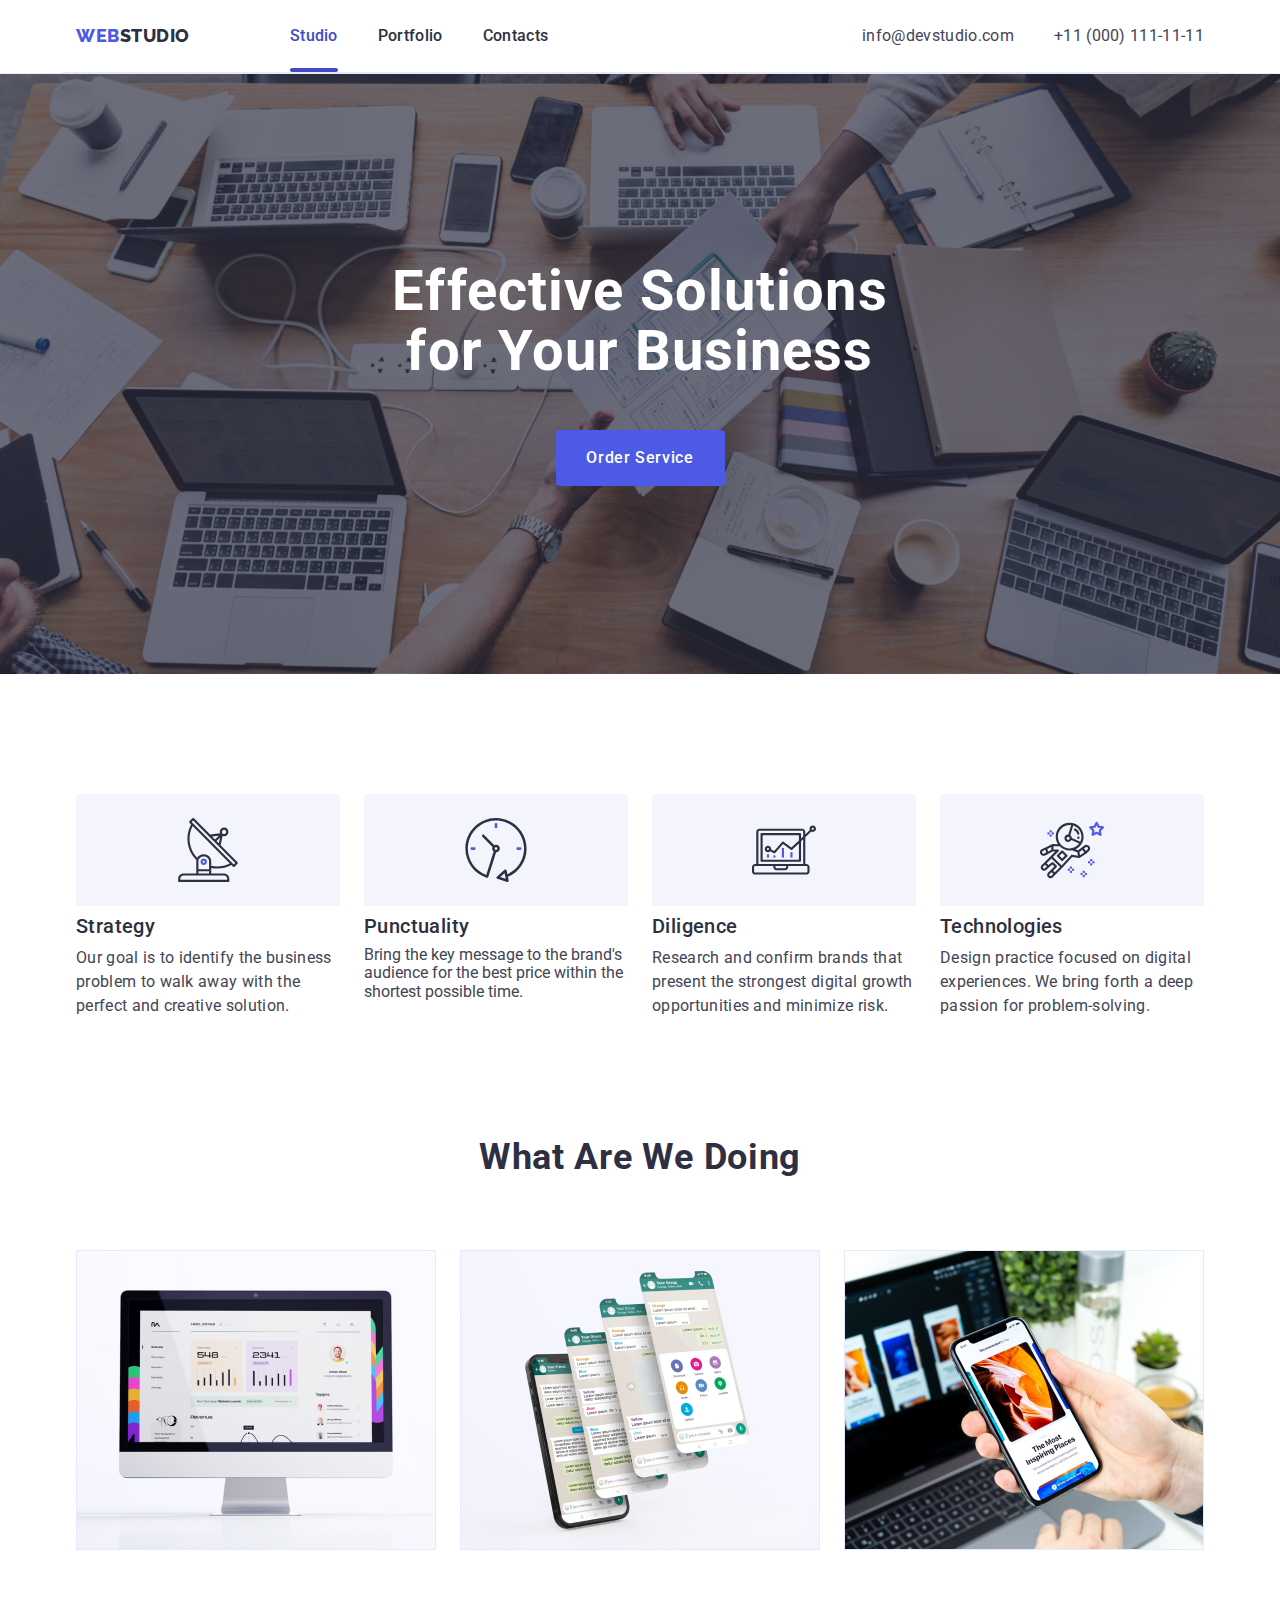
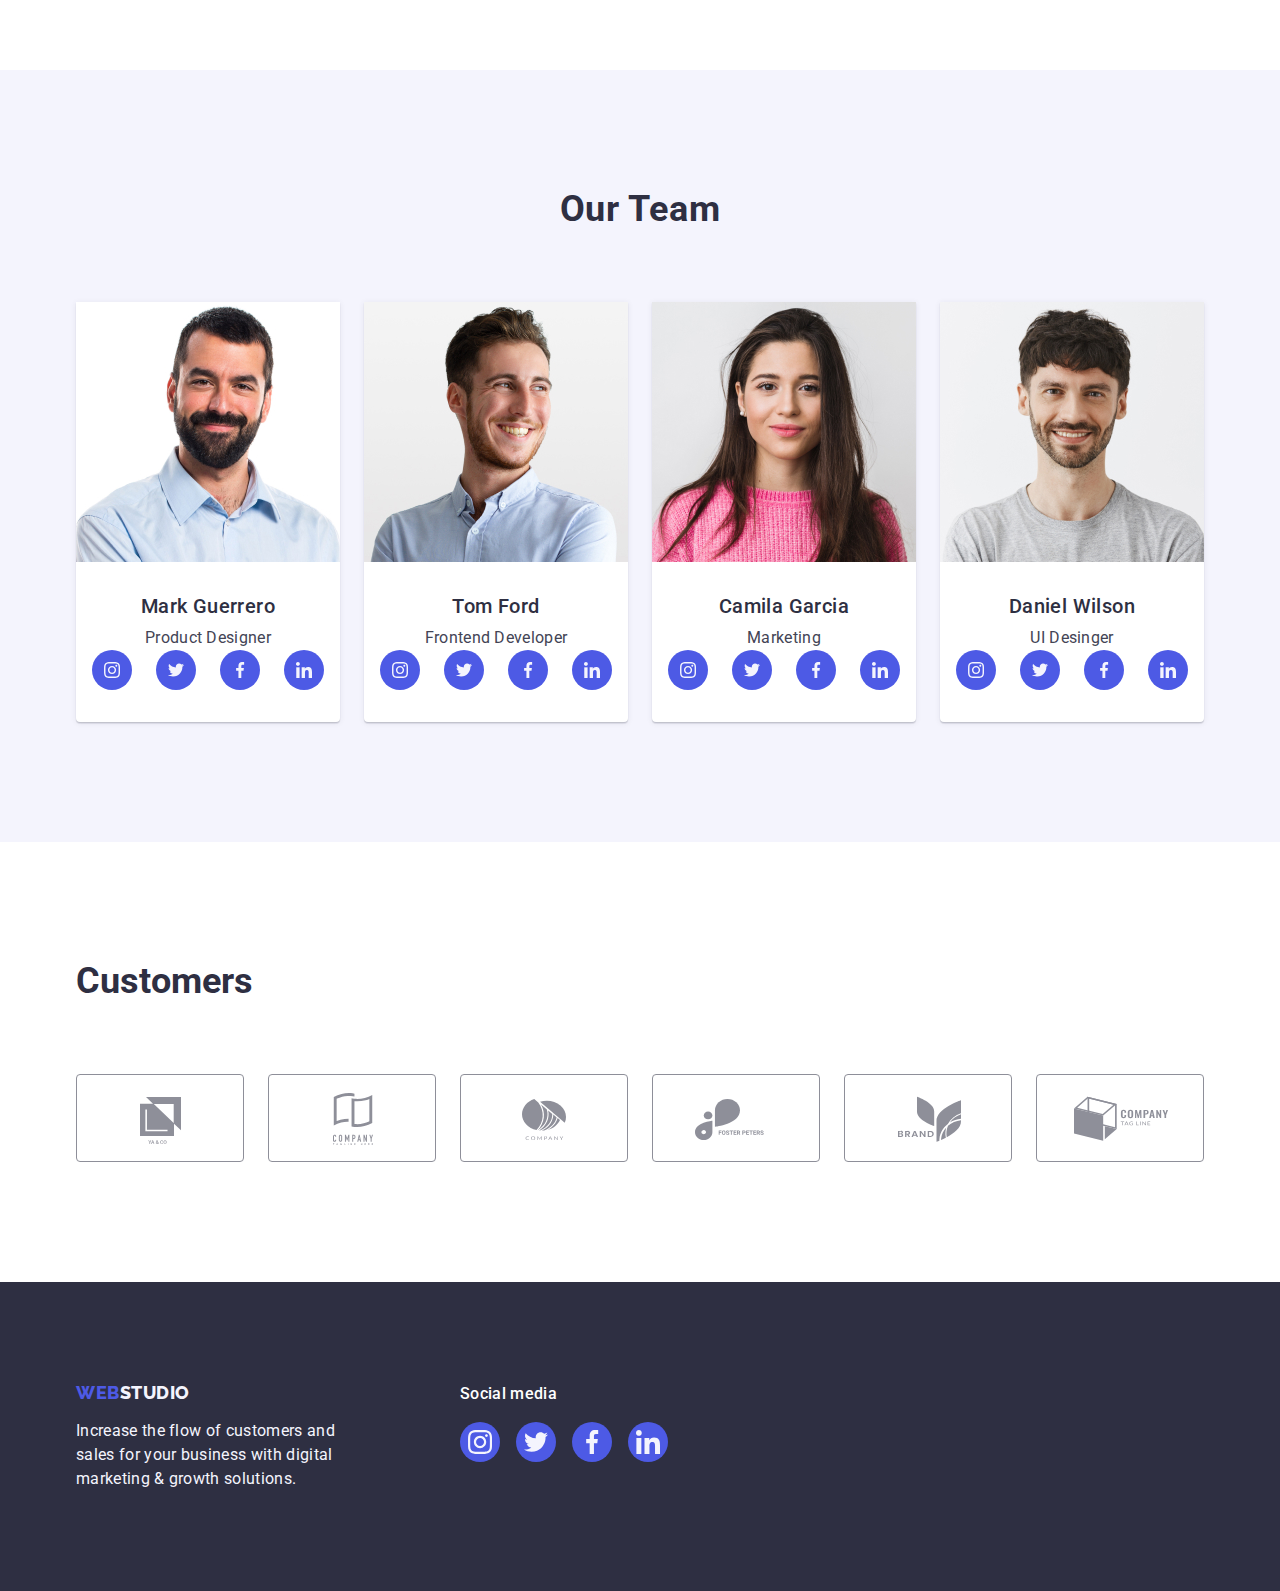
<file: index.html>
<!DOCTYPE html>
<html lang="en">
<head>
  <meta charset="UTF-8">
  <meta name="viewport" content="width=device-width, initial-scale=1.0">
  <title>Document</title>
  <link rel="preconnect" href="https://fonts.googleapis.com">
  <link rel="preconnect" href="https://fonts.gstatic.com" crossorigin="">
  <link href="https://fonts.googleapis.com/css2?family=Raleway:wght@800&amp;family=Roboto:wght@400;500;700;900&amp;display=swap" rel="stylesheet">
  <link
  rel="stylesheet"
  href="https://cdnjs.cloudflare.com/ajax/libs/modern-normalize/2.0.0/modern-normalize.min.css"
/>
  <link rel="stylesheet" href="./css/styles.css">
</head>
<body>
  <!-- Page header -->
  <header class="header-class">
    <div class="header-container container">
    <nav class="navliststyle-header">
      <a class="logo-style link" href="./index.html">Web<span class="inside-logo">Studio</span></a>
      <ul class="portfolio-hdr-menu">
        <li>
          <a class="header-link link active" href="./index.html">Studio</a>
        </li>
        <li>
          <a class="header-link link" href="./portfolio.html">Portfolio</a>
        </li>
        <li>
          <a class="header-link link" href="">Contacts</a>
        </li>
      </ul>
    </nav>
    <address class="address-style">
      <ul class="address-list">
        <li>
          <a class="contacts-style link" href="mailto:info@devstudio.com">info@devstudio.com</a>
        </li>
        <li>
          <a class="contacts-style link" href="tel:+110001111111">+11 (000) 111-11-11</a>
        </li>
      </ul>
    </address>
  </div> 
</header>
  <!-- Unique page content -->
  <main>
    <!-- Section 1 -->
      <section class="section-one">
        <div class="container">
      <h1 class="section-one-header">Effective Solutions for Your Business</h1>
      <button class="first-section-button" type="button" data-modal-open>Order Service</button>
      </div>
    </section>
   
       
    <!-- Section 2 -->
    <section class="section-two">
      <div class="container">
        <h2 class="visually-hidden">Feature</h2>

      <ul class="list">
        <li class="section-two-list">
          <div class="sectiondiv">
            <svg class="svgicon" width="64" height="64">
              <use href="./images/icons.svg#antenna"></use>
            </svg>
          </div>
          <h3 class="section-two-header">Strategy</h3>
          <p class="section-two-paragraph">Our goal is to identify the business problem to walk away with the perfect and creative solution.</p>
        </li>
        <li class="section-two-list">
          <div class="sectiondiv">
            <svg width="64" height="64">
              <use href="./images/icons.svg#clock"/>
            </svg>
          </div>
          <h3 class="section-two-header">Punctuality</h3>
          <p class="section-two-paragraph"></p>Bring the key message to the brand's audience for the best price within the shortest possible time.
        </li>
        <li class="section-two-list">
          <div class="sectiondiv">
            <svg class="svgicon" width="64" height="64">
              <use href="./images/icons.svg#computer"></use>
            </svg>
          </div>
          <h3 class="section-two-header">Diligence</h3>
          <p class="section-two-paragraph">Research and confirm brands that present the strongest digital growth opportunities and minimize risk.</p>
        </li>
        <li class="section-two-list">
          <div class="sectiondiv">
            <svg class="svgicon" width="64" height="64">
              <use href="./images/icons.svg#robot"></use>
            </svg>
          </div>
          <h3 class="section-two-header">Technologies</h3>
          <p class="section-two-paragraph">Design practice focused on digital experiences. We bring forth a deep passion for problem-solving.</p>
        </li>
      </ul>
      </div>
    </section>


    <!-- Section 3 What Are We Doing-->
    <section class="section-three">
      <div class="container">
        <h2 class="section-three-header">What are we doing</h2>
      <ul class="list">
        <li class="section-list"><img src="./images/1.image.jpg" alt="Desktop" width="360"></li>
        <li class="section-list"><img src="./images/2.image.jpg" alt="phones" width="360"></li>
        <li class="section-list"><img src="./images/3.image.jpg" alt="laptopandcellphone" width="360"></li>
      </ul>
      </div>
    </section>
    
    <!-- Section 4 -->
    <section class="section-four">
      <div class="container">
        <h2 class="section-four-header">Our Team</h2>
        <ul class="list">
          <li class="employee-bgcolor">
            <img src="./images/1pic.jpg" alt="team1" width="264">
            <div class="name-and-position">
              <h3 class="fourth-section-employee-name">Mark Guerrero</h3>
              <p class="fourth-section-employee-position">Product Designer</p>
              <ul class="social-media-list list">
                <li class="social-media-item">
                  <a class="social-media-link link" href="https://instagram.com" target="_blank" rel="noopener noreferrer">
                   <svg class="social-media-svg" width="16" height="16">
                    <use href="./images/icons.svg#instagram"></use>
                    </svg>
                  </a>
                </li>

                <li class="social-media-item">
                  <a class="social-media-link link" href="https://twitter.com" target="_blank" rel="noopener noreferrer">
                   <svg class="social-media-svg" width="16" height="16">
                    <use href="./images/icons.svg#twitter"></use>
                    </svg>
                  </a>
                </li>

                <li class="social-media-item">
                  <a class="social-media-link link" href="https://facebook.com" target="_blank" rel="noopener noreferrer">
                   <svg class="social-media-svg" width="16" height="16">
                    <use href="./images/icons.svg#facebook"></use>
                    </svg>
                  </a>
                </li>

                <li class="social-media-item">
                  <a class="social-media-link link" href="https://linkedin.com" target="_blank" rel="noopener noreferrer">
                   <svg class="social-media-svg" width="16" height="16">
                    <use href="./images/icons.svg#linkedin"></use>
                    </svg>
                  </a>
                </li>
              </ul>
            </div>
          </li>
          
          <!-- Tom Ford -->
          <li class="employee-bgcolor">
            <img src="./images/2pic.jpg" alt="team2" width="264">
            <div class="name-and-position">
              <h3 class="fourth-section-employee-name">Tom Ford</h3>
              <p class="fourth-section-employee-position">Frontend Developer</p>
              <ul class="social-media-list list">
                <li class="social-media-item">
                  <a class="social-media-link link" href="https://instagram.com" target="_blank" rel="noopener noreferrer">
                   <svg class="social-media-svg" width="16" height="16">
                    <use href="./images/icons.svg#instagram"></use>
                    </svg>
                  </a>
                </li>

                <li class="social-media-item">
                  <a class="social-media-link link" href="https://twitter.com" target="_blank" rel="noopener noreferrer">
                   <svg class="social-media-svg" width="16" height="16">
                    <use href="./images/icons.svg#twitter"></use>
                    </svg>
                  </a>
                </li>

                <li class="social-media-item">
                  <a class="social-media-link link" href="https://facebook.com" target="_blank" rel="noopener noreferrer">
                   <svg class="social-media-svg" width="16" height="16">
                    <use href="./images/icons.svg#facebook"></use>
                    </svg>
                  </a>
                </li>

                <li class="social-media-item">
                  <a class="social-media-link link" href="https://linkedin.com" target="_blank" rel="noopener noreferrer">
                   <svg class="social-media-svg" width="16" height="16">
                    <use href="./images/icons.svg#linkedin"></use>
                    </svg>
                  </a>
                </li>
              </ul>
            </div>
          </li>
           
           <!--Camila Garcia  -->
          <li class="employee-bgcolor">
            <img src="./images/3pic.jpg" alt="team3" width="264">
            <div class="name-and-position">
              <h3 class="fourth-section-employee-name">Camila Garcia</h3>
              <p class="fourth-section-employee-position">Marketing</p>
              <ul class="social-media-list list">
                <li class="social-media-item">
                  <a class="social-media-link link" href="https://instagram.com" target="_blank" rel="noopener noreferrer">
                   <svg class="social-media-svg" width="16" height="16">
                    <use href="./images/icons.svg#instagram"></use>
                    </svg>
                  </a>
                </li>

                <li class="social-media-item">
                  <a class="social-media-link link" href="https://twitter.com" target="_blank" rel="noopener noreferrer">
                   <svg class="social-media-svg" width="16" height="16">
                    <use href="./images/icons.svg#twitter"></use>
                    </svg>
                  </a>
                </li>

                <li class="social-media-item">
                  <a class="social-media-link link" href="https://facebook.com" target="_blank" rel="noopener noreferrer">
                   <svg class="social-media-svg" width="16" height="16">
                    <use href="./images/icons.svg#facebook"></use>
                    </svg>
                  </a>
                </li>

                <li class="social-media-item">
                  <a class="social-media-link link" href="https://linkedin.com" target="_blank" rel="noopener noreferrer">
                   <svg class="social-media-svg" width="16" height="16">
                    <use href="./images/icons.svg#linkedin"></use>
                    </svg>
                  </a>
                </li>
              </ul>
            </div>
          </li>

          <!-- Daniel Wilson -->
          <li class="employee-bgcolor">
            <img src="./images/4pic.jpg" alt="team3" width="264">
            <div class="name-and-position">
              <h3 class="fourth-section-employee-name">Daniel Wilson</h3>
              <p class="fourth-section-employee-position">UI Desinger</p>
              <ul class="social-media-list list">
                <li class="social-media-item">
                  <a class="social-media-link link" href="https://instagram.com" target="_blank" rel="noopener noreferrer">
                   <svg class="social-media-svg" width="16" height="16">
                    <use href="./images/icons.svg#instagram"></use>
                    </svg>
                  </a>
                </li>

                <li class="social-media-item">
                  <a class="social-media-link link" href="https://twitter.com" target="_blank" rel="noopener noreferrer">
                   <svg class="social-media-svg" width="16" height="16">
                    <use href="./images/icons.svg#twitter"></use>
                    </svg>
                  </a>
                </li>

                <li class="social-media-item">
                  <a class="social-media-link link" href="https://facebook.com" target="_blank" rel="noopener noreferrer">
                   <svg class="social-media-svg" width="16" height="16">
                    <use href="./images/icons.svg#facebook"></use>
                    </svg>
                  </a>
                </li>

                <li class="social-media-item">
                  <a class="social-media-link link" href="https://linkedin.com" target="_blank" rel="noopener noreferrer">
                   <svg class="social-media-svg" width="16" height="16">
                    <use href="./images/icons.svg#linkedin"></use>
                    </svg>
                  </a>
                </li>
              </ul>
            </div>
          </li>
        </ul>
      </div>
    </section>

    <!-- Section 5 -->
    <section class="customersection">
      <div class="container">
        <h2 class="customertitle">Customers</h2>
          <ul class="customerlist list">
            <li class="customer-pic">
              <a class="customers-link" href="">
                <svg width="104" height="56" class="customers-svg">
                  <use href="./images/icons.svg#customer-1">
                  </use>
                </svg>
              </a>
            </li>
            <li class="customer-pic">
              <a class="customers-link" href="">
                <svg width="104" height="56" class="customers-svg">
                  <use href="./images/icons.svg#customer-2">
                  </use>
                </svg>
              </a>
            </li>
            <li class="customer-pic">
              <a class="customers-link" href="">
                <svg width="104" height="56" class="customers-svg">
                  <use href="./images/icons.svg#customer-3">
                  </use>
                </svg>
              </a>
            </li>
            <li class="customer-pic">
              <a class="customers-link" href="">
                <svg width="104" height="56" class="customers-svg">
                  <use href="./images/icons.svg#customer-4">
                  </use>
                </svg>
              </a>
            </li>
            <li class="customer-pic">
              <a class="customers-link" href="">
                <svg width="104" height="56" class="customers-svg">
                  <use href="./images/icons.svg#customer-5">
                  </use>
                </svg>
              </a>
            </li>
            <li class="customer-pic">
              <a class="customers-link" href="">
                <svg width="104" height="56" class="customers-svg">
                  <use href="./images/icons.svg#customer-6">
                  </use>
                </svg>
              </a>
            </li>
          </ul>
      </div>
    </section>
  </main>

  <!-- Footer -->
  <footer class="footerstyle link">
    <div class="footer-content-wrap container">
      <div class="logo-paragraph">
        <a class="footerlogo link" href="./index.html">Web<span class="footerinside-logo">Studio</span></a>
        <p class="footer-paragraph">Increase the flow of customers and sales for your business with digital marketing & growth solutions.</p>
      </div>
    <div>
        <p class="footer-socials-text">Social media</p>
          <ul class="footer-list">
            <li class="footer-socials-item">
              <a href="#" class="footer-socials-link">
                <svg class="footer-socials-svg" width="24" height="24">
                  <use href="./images/icons.svg#instagram2"></use>
                </svg>
              </a>
            </li>

            <li class="footer-socials-item">
              <a href="#" class="footer-socials-link">
                <svg class="footer-socials-svg" width="24" height="24">
                  <use href="./images/icons.svg#twitter2"></use>
                </svg>
              </a>
            </li>

            <li class="footer-socials-item">
              <a href="#" class="footer-socials-link">
                <svg class="footer-socials-svg" width="24" height="24">
                  <use href="./images/icons.svg#facebook2"></use>
                </svg>
              </a>
            </li>

            <li class="footer-socials-item">
              <a href="#" class="footer-socials-link">
                <svg class="footer-socials-svg" width="24" height="24">
                  <use href="./images/icons.svg#linkedin2"></use>
                </svg>
              </a>
            </li>
          </ul>
      </div>
    </div>
  </footer>
  <!-- Modal container -->
  <div class="modal-container is-hidden" data-modal>
    <div class="modal-box">
      <button type="button" class="modal-button-close" data-modal-close>
        <svg class="modal-close-button-svg" width="8" height="8">
        <use href="./images/icons.svg#close"></use>
        </svg>
      </button>
    </div>
  </div>

  <!-- Modal JS -->
  <script src="./js/modal.js"></script>
</body>
</html>
</file>
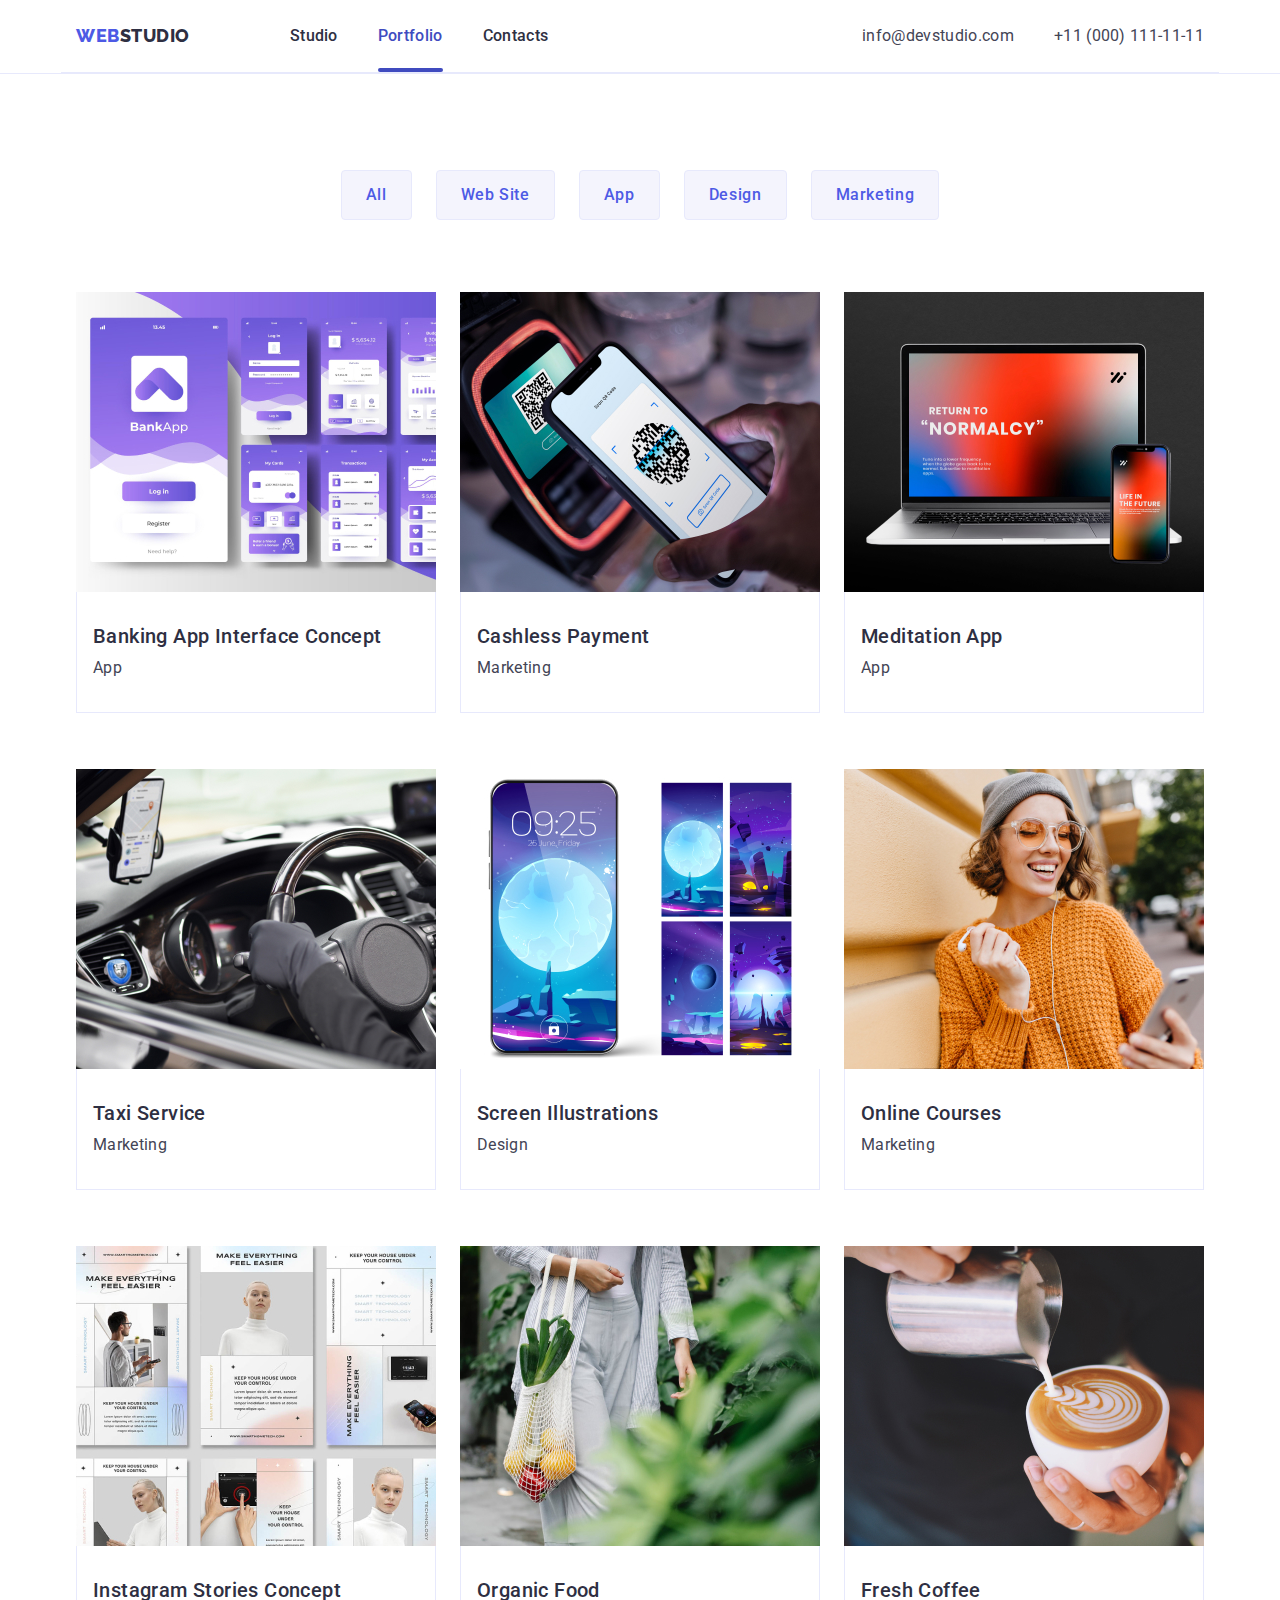
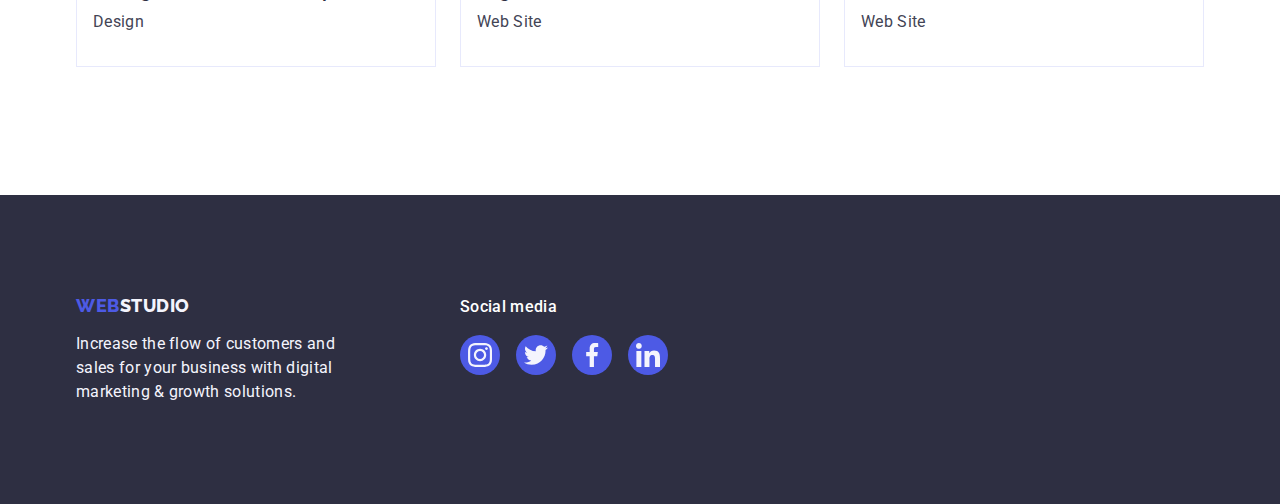
<file: portfolio.html>
<!DOCTYPE html>
<html lang="en">
<head>
  <meta charset="UTF-8">
  <meta name="viewport" content="width=device-width, initial-scale=1.0">
  <title>Document</title>
  <link rel="preconnect" href="https://fonts.googleapis.com">
  <link rel="preconnect" href="https://fonts.gstatic.com" crossorigin="">
  <link href="https://fonts.googleapis.com/css2?family=Raleway:wght@800&amp;family=Roboto:wght@400;500;700;900&amp;display=swap" rel="stylesheet">
  <link
  rel="stylesheet"
  href="https://cdnjs.cloudflare.com/ajax/libs/modern-normalize/2.0.0/modern-normalize.min.css"
/>
  <link rel="stylesheet" href="./css/styles.css">
</head>
<body>


  <!-- Portolio Header -->
  <header class="portfolio-header">
    <div class="header-container container">
      <nav class="navliststyle">
        <a class="navlogo link" href="./index.html">Web<span class="portfolio-logo">Studio</span></a>

        <ul class="portfolio-hdr-menu">
          <li>
            <a class="header-link link" href="./index.html">Studio</a>
          </li>
          <li>
            <a class="header-link link active" href="./portfolio.html">Portfolio</a>
          </li>
          <li>
            <a class="header-link link" href="">Contacts</a>
          </li>
        </ul>
      </nav>
      <address class="address-style">
        <ul class="address-list">
          <li>
            <a class="contacts-style link" href="mailto:info@devstudio.com">info@devstudio.com</a>
          </li>
          <li>
            <a class="contacts-style link" href="tel:+110001111111">+11 (000) 111-11-11</a>
          </li>
        </ul>
      </address>
    </div>
  </header>

  <!-- Main Filter -->
  <main>
    <section class="portfolio-main-section">
      <div class="container">
        <h1 class="visually-hidden">This cannot be empty</h1>
          <ul class="portfolio-list list">
          <li><button class="portfolio-filter-button" type="button">All</button></li>
          <li><button class="portfolio-filter-button" type="button">Web Site</button></li>
          <li><button class="portfolio-filter-button" type="button">App</button></li>
          <li><button class="portfolio-filter-button" type="button">Design</button></li>
          <li><button class="portfolio-filter-button" type="button">Marketing</button></li>
      </ul>
           
      <!-- images area -->

      <ul class="portfolio-list-images">
        <li class="portfolio-list-item">
            <a href="#" class="portfolio-filter-link link">
              <div class="project-image">
                <img src="./images/p1.jpg" alt="Image 1" width="360" style="display: block;">
              <p class="description">14 Stylish and User-Friendly App Design Concepts · Task Manager App · Calorie Tracker App · Exotic Fruit Ecommerce App · Cloud Storage App</p>
              </div>
              <div class="portfolio-main-d">
                <h2 class="portfolio-custom-header">Banking App Interface Concept</h2>
                <p class="custom-paragraph">App</p>
              </div>
            </a>
        </li>

        <!--  card 2 -->
        <li class="portfolio-list-item">
            <a href="#" class="portfolio-filter-link link">
              <div class="project-image">
                <img src="./images/p2.jpg" alt="Image 2" width="360">
              <p class="description">14 Stylish and User-Friendly App Design Concepts · Task Manager App · Calorie Tracker App · Exotic Fruit Ecommerce App · Cloud Storage App</p>
              </div>
              <div class="portfolio-main-d">
                <h2 class="portfolio-custom-header">Cashless Payment</h2>
                <p class="custom-paragraph">Marketing</p>
              </div>
            </a>
        </li>

        <!-- card 3 -->
        <li class="portfolio-list-item">
            <a href="#" class="portfolio-filter-link link">
              <div class="project-image">
                <img src="./images/p3.jpg" alt="Image 3" width="360">
              <p class="description">14 Stylish and User-Friendly App Design Concepts · Task Manager App · Calorie Tracker App · Exotic Fruit Ecommerce App · Cloud Storage App</p>
              </div>
              <div class="portfolio-main-d">
                <h2 class="portfolio-custom-header">Meditation App</h2>
                <p class="custom-paragraph">App</p>
              </div>
            </a>
        </li>
        
        <!-- card 4 -->
        <li class="portfolio-list-item">
            <a href="#" class="portfolio-filter-link link">
              <div class="project-image">
                <img src="./images/p4.jpg" alt="Image 4" width="360">
                <p class="description">14 Stylish and User-Friendly App Design Concepts · Task Manager App · Calorie Tracker App · Exotic Fruit Ecommerce App · Cloud Storage App</p>
              </div>
              <div class="portfolio-main-d">
                <h2 class="portfolio-custom-header">Taxi Service</h2>
                <p class="custom-paragraph">Marketing</p>
              </div>
            </a>
        </li>

        <!-- card 5 -->
        <li class="portfolio-list-item">
            <a href="#" class="portfolio-filter-link link">
              <div class="project-image">
                <img src="./images/p5.jpg" alt="Image 5" width="360">
                <p class="description">14 Stylish and User-Friendly App Design Concepts · Task Manager App · Calorie Tracker App · Exotic Fruit Ecommerce App · Cloud Storage App</p>
              </div>
              <div class="portfolio-main-d">
                <h2 class="portfolio-custom-header">Screen Illustrations</h2>
                <p class="custom-paragraph">Design</p>
              </div>
            </a>
        </li>

        <!-- card 6 -->
        <li class="portfolio-list-item">
            <a href="#" class="portfolio-filter-link link">
              <div class="project-image">
                <img src="./images/p6.jpg" alt="Image 6" width="360">
                <p class="description">14 Stylish and User-Friendly App Design Concepts · Task Manager App · Calorie Tracker App · Exotic Fruit Ecommerce App · Cloud Storage App</p>
              </div>
              <div class="portfolio-main-d">
                <h2 class="portfolio-custom-header">Online Courses</h2>
                <p class="custom-paragraph">Marketing</p>
              </div>
            </a>
        </li>

        <!-- card 7 -->
        <li class="portfolio-list-item">
            <a href="#" class="portfolio-filter-link link">
              <div class="project-image">
                <img src="./images/p7.jpg" alt="Image 7" width="360">
                <p class="description">14 Stylish and User-Friendly App Design Concepts · Task Manager App · Calorie Tracker App · Exotic Fruit Ecommerce App · Cloud Storage App</p>
              </div>
              <div class="portfolio-main-d">
                <h2 class="portfolio-custom-header">Instagram Stories Concept</h2>
                <p class="custom-paragraph">Design</p>
              </div>
            </a>
        </li>

        <!-- card 8 -->
        <li class="portfolio-list-item">
            <a href="#" class="portfolio-filter-link link">
              <div class="project-image">
                <img src="./images/p8.jpg" alt="Image 8" width="360">
                <p class="description">14 Stylish and User-Friendly App Design Concepts · Task Manager App · Calorie Tracker App · Exotic Fruit Ecommerce App · Cloud Storage App</p>
              </div>
              <div class="portfolio-main-d">
                <h2 class="portfolio-custom-header">Organic Food</h2>
                <p class="custom-paragraph">Web Site</p>
              </div>
            </a>
        </li>

        <!-- card 9 -->
        <li class="portfolio-list-item">
            <a href="#" class="portfolio-filter-link link">
              <div class="project-image">
                <img src="./images/p9.jpg" alt="Image 9" width="360">
                <p class="description">14 Stylish and User-Friendly App Design Concepts · Task Manager App · Calorie Tracker App · Exotic Fruit Ecommerce App · Cloud Storage App</p>
              </div>
               <div class="portfolio-main-d">
                <h2 class="portfolio-custom-header">Fresh Coffee</h2>
                <p class="custom-paragraph">Web Site</p>
              </div>
            </a>
        </li>
    </ul>
  </div>
    </section>
  </main>
   <footer class="footerstyle link">
    <div class="footer-content-wrap container">
      <div class="logo-paragraph">
        <a class="footerlogo link" href="./index.html">Web<span class="footerinside-logo">Studio</span></a>
        <p class="footer-paragraph">Increase the flow of customers and sales for your business with digital marketing & growth solutions.</p>
      </div>
    <div>
        <p class="footer-socials-text">Social media</p>
          <ul class="footer-list">
            <li class="footer-socials-item">
              <a href="#" class="footer-socials-link">
                <svg class="footer-socials-svg" width="24" height="24">
                  <use href="./images/icons.svg#instagram2"></use>
                </svg>
              </a>
            </li>

            <li class="footer-socials-item">
              <a href="#" class="footer-socials-link">
                <svg class="footer-socials-svg" width="24" height="24">
                  <use href="./images/icons.svg#twitter2"></use>
                </svg>
              </a>
            </li>

            <li class="footer-socials-item">
              <a href="#" class="footer-socials-link">
                <svg class="footer-socials-svg" width="24" height="24">
                  <use href="./images/icons.svg#facebook2"></use>
                </svg>
              </a>
            </li>

            <li class="footer-socials-item">
              <a href="#" class="footer-socials-link">
                <svg class="footer-socials-svg" width="24" height="24">
                  <use href="./images/icons.svg#linkedin2"></use>
                </svg>
              </a>
            </li>
          </ul>
      </div>
    </div>
  </footer>
</body>
</html>
</file>
<file: css/styles.css>
/* CSS Variables */
:root{
    --iris: #4D5AE5;
    --ocean: #404BBF;
    --navy-blue: #2E2F42;
    --green: #31D0AA;
    --slate: #434455;
    --light-slate: #8E8F99;
    --cornflower: #E7E9FC;
    --cloud: #F4F4FD;
    --grey: #2E2F42;
    --white: #ffffff;
    --dairy: #fcfcfc;

}

/* Always present in CSS */
*{
    box-sizing: border-box;
    margin: 0;
    padding: 0;
}

li{
    list-style: none;
}

body{
    font-family: "Roboto", sans-serif;
    color: #434455; 
    background-color: var(--white);
} 

img {
    display: block;
    max-width: 100%;
    height: auto;
  }

/* Header */
.header-link{
    font-weight: 500;
    font-size: 16px;
    line-height: 1.5;
    letter-spacing: 0.02em;
    color: var(--grey);
    padding: 24px 0;
    
   
}

.active{
    position: relative;
    color: #404bbf;
    transition: color 250ms cubic-bezier(0.4, 0, 0.2, 1);
}

.active::after {
    content: '';
    position: absolute;
    left: 0;
    bottom: -1px;
    height: 4px;
    border-radius: 2px;
    width: 100%;
    background-color: #404bbf;
    margin-bottom: -2px;
    
}

.contact > .link {
    transition: color 250ms cubic-bezier(0.4, 0, 0.2, 1);
  }

.navliststyle-header{
    display: flex;
    align-items: center;
    
}

/* .nav-main{
    align-items: center value;
} */
.header-link:hover {color: #404bbf;}
.header-link:focus {color: #404bbf;}

.logo-style{
    font-family: "Raleway", sans-serif;
    font-weight: 800;
    font-size: 18px;
    line-height: 1.17;
    letter-spacing: 0.03em;
    text-transform: uppercase;
    color: #4d5ae5;
    margin-right: 76px;
}
    .inside-logo{
        color: var(--navy-blue);
        }

.link{
    text-decoration: none;
}

.address-style{
    font-style: normal ;
    line-height: 1.5;
    letter-spacing: 0.02em;
    display: flex;
    align-items: center;

}

.contacts-style{
    color: #434455;
    transition: color 250ms cubic-bezier(0.4, 0, 0.2, 1);
}

.contacts-style:hover {color: #404bbf;}
.contacts-style:focus {color: #404bbf;}
.contacts-style:active {color: #404bbf}

/* Header */
.header-class{
    border-bottom:  1px solid #e7e9fc;
    box-shadow: 0px 2px 1px rgba(46, 47, 66, 0.08), 0px 1px 1px rgba(46, 47, 66, 0.16), 0px 1px 6px rgba(46, 47, 66, 0.08);
      
}

.header-container{
    display: flex;
    width: 1158px;
    margin: 0 auto;
    padding: 0 15px;
    justify-content: space-between;
    border-bottom: 1px solid #e7e9fc;

}
/* Section 1 */
.section-one {
    background-color: #2e2f42;
    padding: 188px 0;
    margin: 0 auto;
    background-image: linear-gradient(rgba(46, 47, 66, 0.7), rgba(46, 47, 66, 0.7)), url(../images/people-office.jpg);
    max-width: 1440px;
    background-repeat: no-repeat;
    background-position: center;
    background-size: cover;
}

.section-one-header {
    font-size: 56px;
    line-height: 1.07;
    text-align: center;
    letter-spacing: 0.02em;
    color: #ffffff;
    max-width: 496px;
    margin: 0 auto;
    margin-bottom: 48px;

}

.first-section-button {
    background-color: #4D5AE5;
    font-family: "Roboto", sans-serif;
    font-weight: 500;
    font-size: 16px;
    line-height: 1.5;
    letter-spacing: 0.04em;
    color: #ffffff;
    cursor: pointer;
    display: block;
    min-width: 169px;
    height: 56px;
    border: none;
    border-radius: 4px;
    display: block center;
    margin: 0 auto;
    transition: background-color 250ms cubic-bezier(0.4, 0, 0.2, 1);
 
}

.first-section-button:hover, 
.first-section-button:focus {background-color: #404BBF;
}

/* Section 2 */
.section-two-header { 
    font-weight: 500;
    font-size: 20px;
    line-height: 1.2;
    letter-spacing: 0.02em;
    color: var(--grey);
    margin-bottom: 8px;
    }

.section-two-list{
     flex: 0 0 calc((100% - 3 * 24px) / 4);
     
}    

.section-two{
    padding: 120px 0;
    }

.section-two-paragraph{
    line-height: 1.5;
    letter-spacing: 0.02em;
}

.list{
    display: flex;
    gap: 24px;
    margin: 0;
    padding: 0;
    

}

/* Section 3 */
.section-three-header, .section-four-header{
    font-size: 36px;
    line-height: 1.11;
    text-align: center;
    letter-spacing: 0.02em;
    text-transform: capitalize;
    color: var(--grey);
    margin-bottom: 72px;

}

.section-three{
    padding-bottom: 120px;
}

.section-list{
    display: flex;
    justify-content: space-between;
    gap: 24px;
    width calc((100% - 3 * 16px) / 3);
}

/* Section 4 */
.section-four{
    background-color: #F4F4FD;
    padding: 120px 0;
}

.fourth-section-employee-position{
    font-size: 16px;
    line-height: 1.5;
    letter-spacing: 0.02em;
}

.employee-bgcolor{
    background-color: #FFFFFF;
    border-radius: 0px 0px 4px 4px;
    flex-basis: calc((100% - 3 * 24px) / 4);
    box-shadow: 0px 1px 6px rgba(46, 47, 66, 0.08), 0px 1px 1px rgba(46, 47, 66, 0.16), 0px 2px 1px rgba(46, 47, 66, 0.08);

}

.fourth-section-employee-name{
    font-weight: 500;
    font-size: 20px;
    line-height: 1.2;
    letter-spacing: 0.02em;
    color: var(--grey);
    text-align: center;
    margin-bottom: 8px;
}

.name-and-position{
    padding: 32px 0;
}

.fourth-section-employee-position{
    text-align: center;
}

.social-media-list{
    display: flex;
    justify-content: center;
    gap: 24px;
    
}

.social-media-item{
    width: 40px;
    height: 40px;
   

}

.social-media-link {
    width: 100%;
    height: 100%;
    background-color: var(--iris);
    border-radius: 50%;
    display: flex;
    align-items: center;
    justify-content: center;
    transition: background-color 250ms cubic-bezier(0.4, 0, 0.2, 1);
}

.social-media-link:hover, .social-media-link:focus {
    background: var(--ocean);
}

.social-media-svg{
    fill: var(--cloud);
}

/* Section 5 */

.customersection{
    padding-top: 120px;
    padding-bottom: 120px;

}

/* Footer */
.footerstyle{
    background-color: var(--grey);
    padding: 100px 0;
}

.footer-content-wrap{
    display: flex;
    align-items: baseline;
}

.logo-paragraph{
    margin-right: 120px;
    gap: 120px;
}

.footer-socials-text{
    font-weight: 500;
    font-size: 16px;
    line-height: 1.5;
    letter-spacing: 0.02em;
    color: var(--white) ;
    margin-bottom: 16px;

}

.footerlogo{
    font-family: "Raleway", sans-serif;
    font-weight: 800;
    font-size: 18px;
    line-height: 1.17;
    letter-spacing: 0.03em;
    text-transform: uppercase;
    color: var(--iris);
    margin-bottom: 16px;
    display: inline-block;
    transition: color 250ms cubic-bezier(0.4, 0, 0.2, 1);
}

.footer-list{
    display: flex;
    gap: 16px;
}

.footer-socials-item{
    width: 40px;
    height: 40px;
    
}

.footer-socials-link{  
    width: 100%;
    height: 100%;
    background-color: var(--iris);
    border-radius: 50%;
    display: flex;
    align-items: center;
    justify-content: center;
    /* hw5 */
    transition: background-color 250ms cubic-bezier(0.4, 0, 0.2, 1);

}

.footer-socials-link:hover, .footer-socials-link:focus {
    background-color: Var(--green) ;
}

.footer-socials-svg{
    fill: var(--cloud);
}

.footerinside-logo{
    color: #f4f4fd;
}

.footer-paragraph{
    line-height: 1.5;
    color: var(--cloud);
    letter-spacing: 0.02em;
    width: 264px;

}


/* Portfolio */
.navlogo{
    font-family: "Raleway", sans-serif;
    font-weight: 800;
    font-size: 18px;
    line-height: 1.17;
    letter-spacing: 0.03em;
    text-transform: uppercase;
    color: var(--iris);
    text-decoration: none;
    margin-right: 76px;

}
.portfolio-logo{
    color: var(--grey);
}

.portfolio-header-menu{
    gap: 40px;
    padding: 24px 0;
    position: relative;
}

.portfolio-filter-button{
    font-family: "Roboto", sans-serif;
    font-weight: 500;
    font-size: 16px;
    line-height: 1.5;
    letter-spacing: 0.04em;
    color: var( --iris);
    background-color: var(--cloud);
    cursor: pointer;
    transition: color 250ms cubic-bezier(0.4, 0, 0.2, 1),
    background-color 250ms cubic-bezier(0.4, 0, 0.2, 1),
    border-color 250ms cubic-bezier(0.4, 0, 0.2, 1),
    box-shadow 250ms cubic-bezier(0.4, 0, 0.2, 1);
}

.portfolio-list{
    justify-content: center;
    margin-bottom: 72px;
    display: flex;
    gap: 24px;
}

/* hw5 */
.project-image{
    position: relative;
    overflow: hidden;
}

.description{
    position: absolute;
    top: 0;
    font-size: 16px;
    line-height: 1.5;
    letter-spacing: 0.02em;
    color: var(--cloud);
    padding: 40px 32px;
    background-color: #4d5ae5;
    height: 100%;
    width: 100%;
    transform: translateY(100%);
    transition: transform 250ms cubic-bezier(0.4, 0, 0.2, 1);
}

.portfolio-hdr-menu{
	display: flex;
	padding: 24px;
    gap: 40px;
    justify-content: center;
    align-items: center;
    position: relative;

}

.address-list{
	display: flex;
    gap: 40px;
}


.portfolio-filter-button{
    padding: 12px 24px 12px;
    border-radius: 4px;
    border: 1px solid #e7e9fc;
    }

.portfolio-filter-button:hover, .portfolio-filter-button:focus {
    color: #FFFFFF;
    background-color: #404BBF;
    border: 1px solid transparent;
    box-shadow: 0px 3px 1px rgba(0, 0, 0, 0.1), 0px 2px 1px rgba(0, 0, 0, 0.08), 0px 2px 2px rgba(0, 0, 0, 0.12);

}

/* Portfolio Header */

.portfolio-header{
    border-bottom: 1px solid #e7e9fc;
    display: flex;
    align-items: center;
}


.container{
    width: 1158px;
    margin: 0 auto;
    padding: 0 15px;
}

.customertitle{
    font-size: 36px;
    line-height: 1.11;
    color: var(--grey);
    margin-bottom: 72px;
}

.customers-link{
    width: 100%;
    height: 100%;
    border: 1px solid #8e8f99;
    border-radius: 4px;
    display: flex;
    align-items: center;
    justify-content: center;
    color: #8e8f99;
    transition: border-color 250ms cubic-bezier(0.4, 0, 0.2, 1),
    color 250ms cubic-bezier(0.4, 0, 0.2, 1);
  
}

.customers-link:hover, .customers-link:focus{
    border-color: var(--ocean);
    color: var(--ocean);
}


.customer-pic{
    width: calc((100% - 120px) / 6);
    height: 88px;
    
}

.customers-svg{
    width: 104;
    height: 56;
    fill: currentColor;
}

.sectiondiv{
    display: flex;
    align-items: center;
    justify-content: center;
    height: 112px;
    background-color: var(--cloud) ;
    border-radius: 4px;
    margin-bottom: 8px;
}

.navliststyle{
    display: flex;
    align-items: center;
  
   
}

/* Portfolio Main */

.portfolio-main-section { 
    padding-top: 96px;
    padding-bottom: 120px;
}

/*  Portfolio Footer */
.portfolio-footer{
    background-color: var(--navy-blue);
}

/* .portfolio-footer-logo{
    font-family: "Raleway", sans-serif;
    font-weight: 800;
    font-size: 18px;
    line-height: 1.17;
    letter-spacing: 0.03em;
    text-transform: uppercase;
    color: var(--iris);
} */


/* .portfolio-footerinside-logo{
    color: #f4f4fd;
} */

/* Portfolio Images */
.default-list {
    list-style: none;
}

/* Styling the list items */
.portfolio-list-item {
    flex-basis: calc((100% - 48px) / 3);
    
}

.portfolio-list-images{
    list-style-type: none;
    display: flex;
    justify-content: space-between;
    flex-wrap: wrap;
    column-gap: 24px;
    row-gap: 48px;
}

/* Styling the default link class */
.portfolio-filter-link {
    text-decoration: none;
    display: block;
}

.portfolio-filter-link{
    transition: box-shadow 250ms cubic-bezier(0.4, 0, 0.2, 1);
}

.portfolio-filter-link:hover, .portfolio-filter-link:focus{
        box-shadow: 0px 1px 6px rgba(46, 47, 66, 0.08), 0px 1px 1px rgba(46, 47, 66, 0.16), 0px 2px 1px rgba(46, 47, 66, 0.08);
        

}

/* hw5 */
.portfolio-filter-link:hover .description, .portfolio-filter-link:focus .description {
    transform: translateY(0%);
}





/* Styling the custom header class */
.custom-header {
    font-weight: 500;
    font-size: 20px;
    line-height: 1.2;
    letter-spacing: 0.02em;
    color: var(--navy-blue);
}

.portfolio-main-d {
    padding: 32px 16px;
    border: 1px solid #e7e9fc;
    border-top: none;
    margin-bottom: 8px;

}

.portfolio-custom-header{
    margin-bottom: 8px;
    font-weight: 500;
    font-size: 20px;
    line-height: 1.2;
    letter-spacing: 0.02em;
    color: var(--navy-blue);
}

/* Styling the custom paragraph class */
.custom-paragraph {
    font-size: 16px;
    line-height: 1.5;
    letter-spacing: 0.02em;
    color: var(--slate);
}

.visually-hidden {
  position: absolute;
  width: 1px;
  height: 1px;
  margin: -1px;
  border: 0;
  padding: 0;
  
  white-space: nowrap;
  clip-path: inset(100%);
  clip: rect(0 0 0 0);
  overflow: hidden;
}

/* Modal */

.modal-container{
    position: fixed;
    top: 0;
    left: 0;
    width: 100%;
    height: 100%;
    background-color: rgba(46, 47, 66, 0.4);
    transition: opacity 250ms cubic-bezier(0.4, 0, 0.2, 1), visibility 250ms cubic-bezier(0.4, 0, 0.2, 1);
}

.is-hidden{
    opacity: 0;
    visibility: hidden;
    pointer-events: none;
}

.modal-box{
    position: absolute;
    top: 50%;
    left: 50%;
    transform: translate(-50%, -50%) scale(1);
    width: 408px;
    min-height: 584px;
    background: #fcfcfc;
    box-shadow: 0px 1px 1px rgba(0, 0, 0, 0.14), 0px 1px 3px rgba(0, 0, 0, 0.12),
      0px 2px 1px rgba(0, 0, 0, 0.2);
    border-radius: 4px;
    transition: transform 250ms cubic-bezier(0.4, 0, 0.2, 1);
  }

.modal-button-close{
    position: absolute;
    top: 24px;
    right: 24px;
    width: 24px;
    height: 24px;
    border-radius: 50%;
    display: flex;
    align-items: center;
    justify-content: center;
    background-color: #e7e9fc;
    border: 1px solid rgba(0, 0, 0, 0.1);
    cursor: pointer;
    transition: background-color 250ms cubic-bezier(0.4, 0, 0.2, 1), border 250ms cubic-bezier(0.4, 0, 0.2, 1);

}

.modal-button-close:hover {
    background-color: var(--ocean);
    border: none;    
}
.modal-button-close:focus {
        background-color: var(--ocean);
        border: none;

    }

.modal-close-button-svg {
    transition: fill 250ms cubic-bezier(0.4, 0, 0.2, 1);

}

.modal-button-close:hover {
    fill: #ffffff;
}
.modal-button-close:focus {
    fill: #ffffff;

}
</file>
